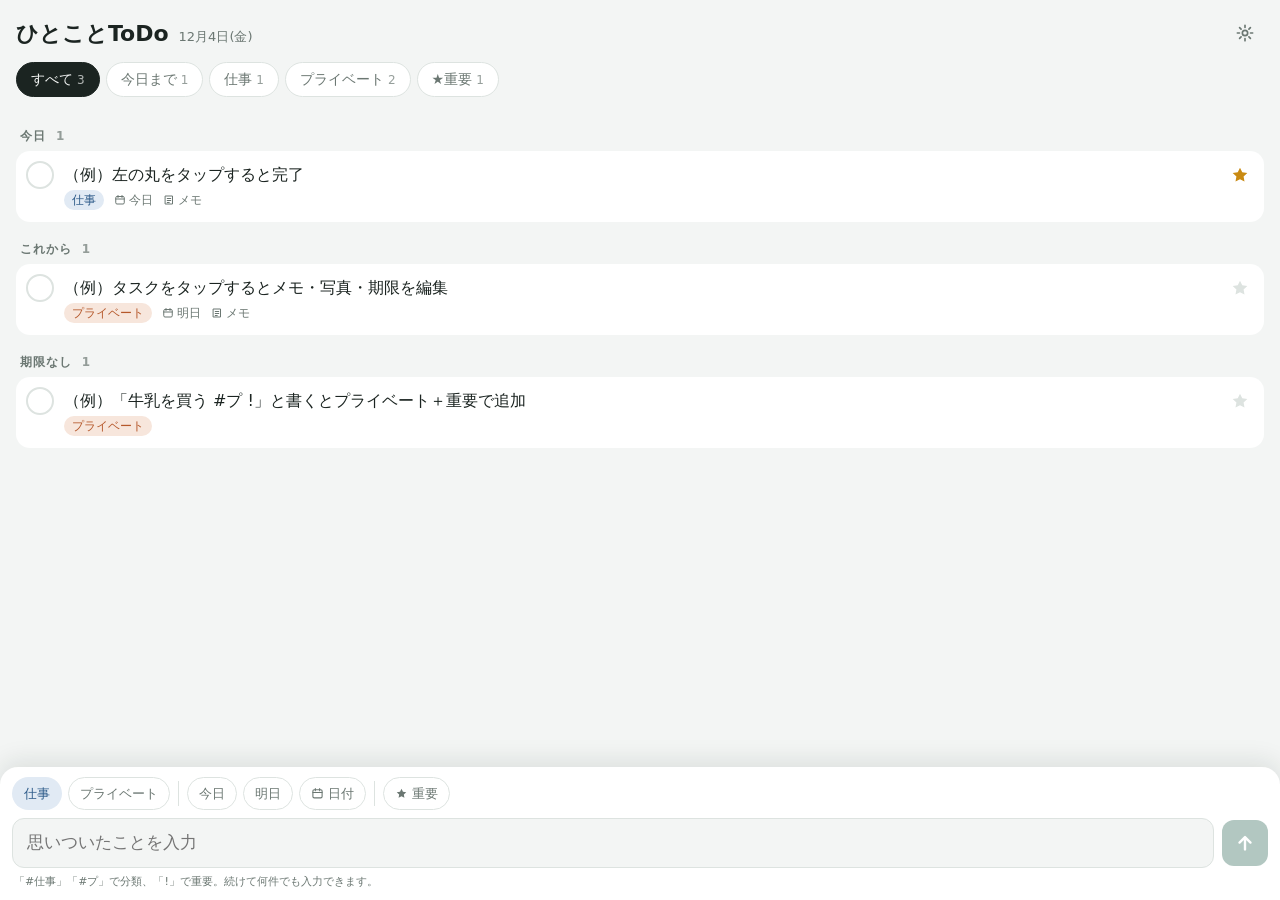
<file: index.html>
<!doctype html>
<html lang="ja">
<head>
<meta charset="utf-8">
<meta name="viewport" content="width=device-width,initial-scale=1,viewport-fit=cover">
<title>ひとことToDo</title>
<meta name="description" content="思いついたら3秒で書ける、自分だけのToDo。ログイン不要、データはあなたのiPhoneの中だけに保存されます。">
<meta name="theme-color" content="#F3F5F4" media="(prefers-color-scheme: light)">
<meta name="theme-color" content="#121816" media="(prefers-color-scheme: dark)">
<meta name="apple-mobile-web-app-capable" content="yes">
<meta name="mobile-web-app-capable" content="yes">
<meta name="apple-mobile-web-app-status-bar-style" content="default">
<meta name="apple-mobile-web-app-title" content="ひとことToDo">
<link rel="manifest" href="manifest.webmanifest">
<link rel="apple-touch-icon" href="icons/apple-touch-icon.png">
<link rel="icon" href="icons/favicon-32.png" sizes="32x32">
<link rel="stylesheet" href="style.css">
</head>
<body>
<svg width="0" height="0" style="position:absolute" aria-hidden="true">
  <symbol id="i-check" viewBox="0 0 24 24"><path d="M5 12.5l4.5 4.5L19 7.5" fill="none" stroke="currentColor" stroke-width="3" stroke-linecap="round" stroke-linejoin="round"/></symbol>
  <symbol id="i-star" viewBox="0 0 24 24"><path d="M12 3.2l2.7 5.6 6.1.8-4.5 4.2 1.1 6.1L12 17l-5.4 2.9 1.1-6.1-4.5-4.2 6.1-.8z" fill="currentColor"/></symbol>
  <symbol id="i-cal" viewBox="0 0 24 24"><rect x="3.5" y="5" width="17" height="15" rx="2.5" fill="none" stroke="currentColor" stroke-width="2"/><path d="M3.5 10h17M8 3v4M16 3v4" stroke="currentColor" stroke-width="2" stroke-linecap="round"/></symbol>
  <symbol id="i-note" viewBox="0 0 24 24"><path d="M5 4h14v16H5zM8.5 9h7M8.5 13h7M8.5 17h4" fill="none" stroke="currentColor" stroke-width="2" stroke-linejoin="round" stroke-linecap="round"/></symbol>
  <symbol id="i-img" viewBox="0 0 24 24"><rect x="3.5" y="4.5" width="17" height="15" rx="2.5" fill="none" stroke="currentColor" stroke-width="2"/><circle cx="9" cy="10" r="1.8" fill="currentColor"/><path d="M5 18l5-5 3 3 2.5-2.5L20 18" fill="none" stroke="currentColor" stroke-width="2" stroke-linejoin="round"/></symbol>
  <symbol id="i-up" viewBox="0 0 24 24"><path d="M12 19V6M6 11.5L12 5.5l6 6" fill="none" stroke="currentColor" stroke-width="2.6" stroke-linecap="round" stroke-linejoin="round"/></symbol>
  <symbol id="i-gear" viewBox="0 0 24 24"><circle cx="12" cy="12" r="3.2" fill="none" stroke="currentColor" stroke-width="2"/><path d="M12 2.8v2.6M12 18.6v2.6M21.2 12h-2.6M5.4 12H2.8M18.5 5.5l-1.8 1.8M7.3 16.7l-1.8 1.8M18.5 18.5l-1.8-1.8M7.3 7.3L5.5 5.5" stroke="currentColor" stroke-width="2" stroke-linecap="round"/></symbol>
</svg>

<header class="top gutter">
  <div class="bar">
    <h1>ひとことToDo <small id="today"></small></h1>
    <button class="iconbtn" id="openSettings" aria-label="設定とバックアップ"><svg><use href="#i-gear"/></svg></button>
  </div>
  <nav class="tabs" id="tabs" aria-label="表示の切り替え">
    <button data-v="all" aria-pressed="true">すべて<span class="n" id="n-all"></span></button>
    <button data-v="today">今日まで<span class="n" id="n-today"></span></button>
    <button data-v="work">仕事<span class="n" id="n-work"></span></button>
    <button data-v="life">プライベート<span class="n" id="n-life"></span></button>
    <button data-v="star">★重要<span class="n" id="n-star"></span></button>
  </nav>
</header>

<div id="notices" class="gutter"></div>
<main id="main" class="gutter">
  <div class="empty"><b>読み込み中…</b></div>
</main>

<form class="add" id="addForm" autocomplete="off">
  <div class="opts" role="group" aria-label="追加するタスクの設定">
    <button type="button" class="chip work" id="a-work" aria-pressed="true">仕事</button>
    <button type="button" class="chip life" id="a-life" aria-pressed="false">プライベート</button>
    <span class="sep"></span>
    <button type="button" class="chip" data-due="0" aria-pressed="false">今日</button>
    <button type="button" class="chip" data-due="1" aria-pressed="false">明日</button>
    <label class="chip" id="a-datechip" aria-pressed="false"><svg><use href="#i-cal"/></svg><span id="a-datelabel">日付</span><input type="date" id="a-date" aria-label="期限の日付"></label>
    <span class="sep"></span>
    <button type="button" class="chip st" id="a-star" aria-pressed="false"><svg><use href="#i-star"/></svg>重要</button>
  </div>
  <div class="row">
    <input id="a-title" type="text" enterkeyhint="done" placeholder="思いついたことを入力" aria-label="タスク">
    <button class="go" id="a-go" type="submit" aria-label="追加" disabled><svg><use href="#i-up"/></svg></button>
  </div>
  <p class="hint">「#仕事」「#プ」で分類、「!」で重要。続けて何件でも入力できます。</p>
</form>

<div id="sheetRoot"></div>
<div id="toastRoot"></div>
<script src="app.js"></script>
</body>
</html>
</file>
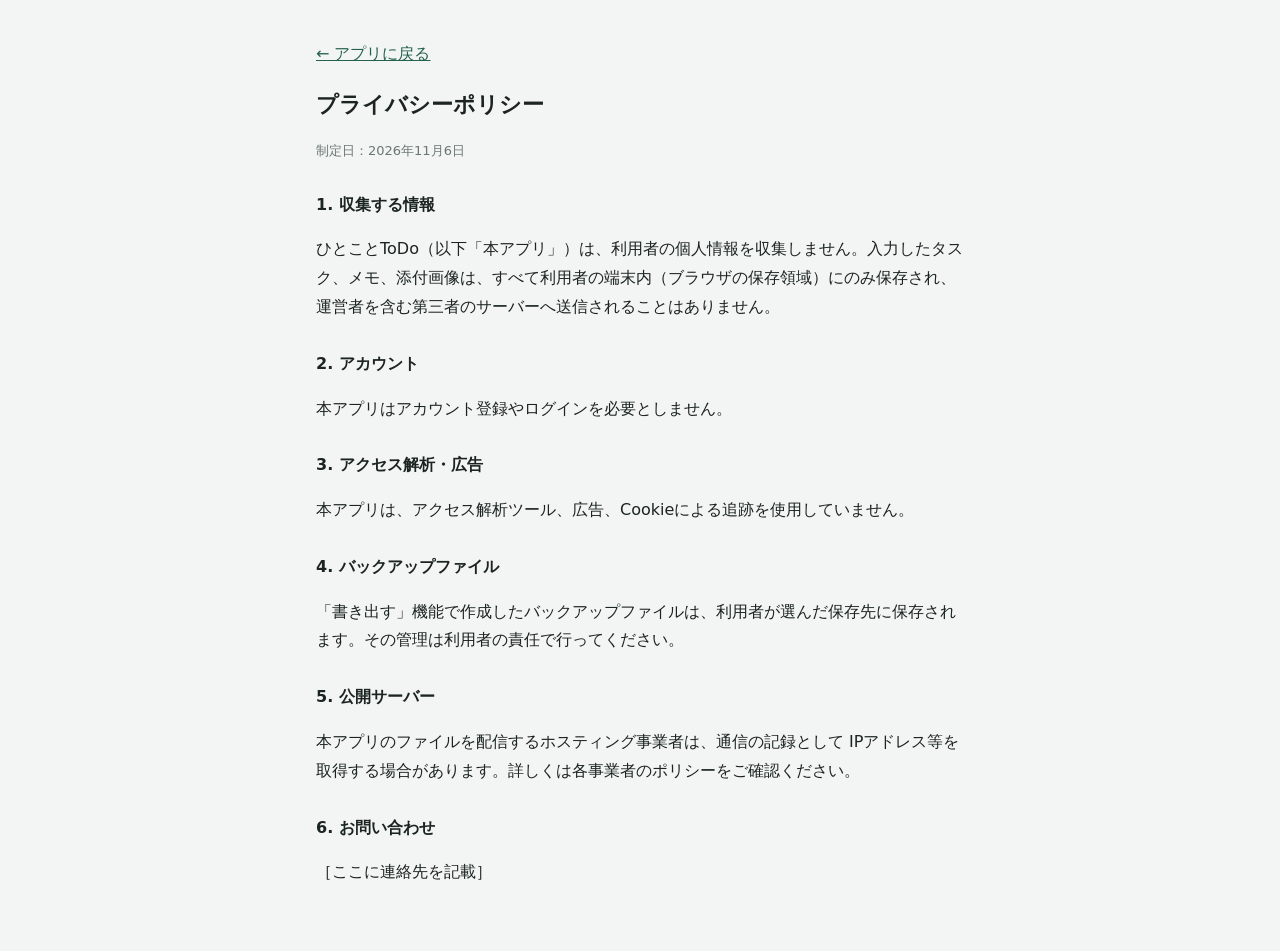
<file: privacy.html>
<!doctype html>
<html lang="ja"><head><meta charset="utf-8"><meta name="viewport" content="width=device-width,initial-scale=1,viewport-fit=cover">
<title>プライバシーポリシー | ひとことToDo</title><link rel="stylesheet" href="style.css">
<style>.doc{max-width:680px;margin:0 auto;padding-block:calc(24px + env(safe-area-inset-top,0px)) 48px;line-height:1.8}.doc h1{font-size:22px}.doc h2{font-size:16px;margin-top:28px}.doc a{color:var(--accent)}.doc .note{font-size:13px;color:var(--muted)}</style>
</head><body><main class="doc gutter">
<p><a href="./">← アプリに戻る</a></p>
<h1>プライバシーポリシー</h1>
<p class="note">制定日：2026年11月6日</p>
<h2>1. 収集する情報</h2>
<p>ひとことToDo（以下「本アプリ」）は、利用者の個人情報を収集しません。入力したタスク、メモ、添付画像は、すべて利用者の端末内（ブラウザの保存領域）にのみ保存され、運営者を含む第三者のサーバーへ送信されることはありません。</p>
<h2>2. アカウント</h2>
<p>本アプリはアカウント登録やログインを必要としません。</p>
<h2>3. アクセス解析・広告</h2>
<p>本アプリは、アクセス解析ツール、広告、Cookieによる追跡を使用していません。</p>
<h2>4. バックアップファイル</h2>
<p>「書き出す」機能で作成したバックアップファイルは、利用者が選んだ保存先に保存されます。その管理は利用者の責任で行ってください。</p>
<h2>5. 公開サーバー</h2>
<p>本アプリのファイルを配信するホスティング事業者は、通信の記録として IPアドレス等を取得する場合があります。詳しくは各事業者のポリシーをご確認ください。</p>
<h2>6. お問い合わせ</h2>
<p>［ここに連絡先を記載］</p>
</main></body></html>
</file>
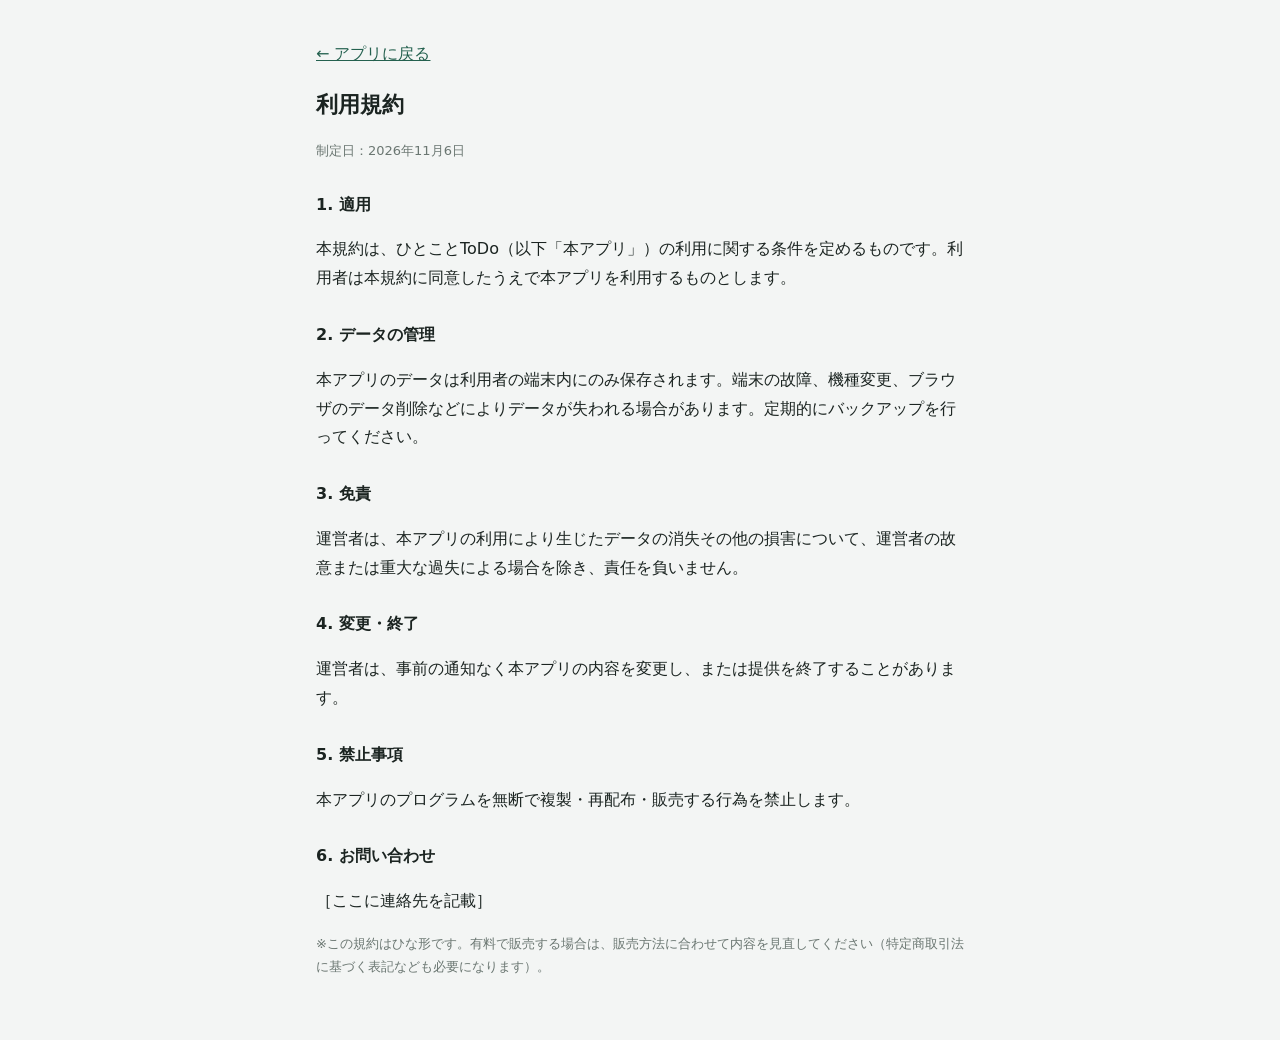
<file: terms.html>
<!doctype html>
<html lang="ja"><head><meta charset="utf-8"><meta name="viewport" content="width=device-width,initial-scale=1,viewport-fit=cover">
<title>利用規約 | ひとことToDo</title><link rel="stylesheet" href="style.css">
<style>.doc{max-width:680px;margin:0 auto;padding-block:calc(24px + env(safe-area-inset-top,0px)) 48px;line-height:1.8}.doc h1{font-size:22px}.doc h2{font-size:16px;margin-top:28px}.doc a{color:var(--accent)}.doc .note{font-size:13px;color:var(--muted)}</style>
</head><body><main class="doc gutter">
<p><a href="./">← アプリに戻る</a></p>
<h1>利用規約</h1>
<p class="note">制定日：2026年11月6日</p>
<h2>1. 適用</h2>
<p>本規約は、ひとことToDo（以下「本アプリ」）の利用に関する条件を定めるものです。利用者は本規約に同意したうえで本アプリを利用するものとします。</p>
<h2>2. データの管理</h2>
<p>本アプリのデータは利用者の端末内にのみ保存されます。端末の故障、機種変更、ブラウザのデータ削除などによりデータが失われる場合があります。定期的にバックアップを行ってください。</p>
<h2>3. 免責</h2>
<p>運営者は、本アプリの利用により生じたデータの消失その他の損害について、運営者の故意または重大な過失による場合を除き、責任を負いません。</p>
<h2>4. 変更・終了</h2>
<p>運営者は、事前の通知なく本アプリの内容を変更し、または提供を終了することがあります。</p>
<h2>5. 禁止事項</h2>
<p>本アプリのプログラムを無断で複製・再配布・販売する行為を禁止します。</p>
<h2>6. お問い合わせ</h2>
<p>［ここに連絡先を記載］</p>
<p class="note">※この規約はひな形です。有料で販売する場合は、販売方法に合わせて内容を見直してください（特定商取引法に基づく表記なども必要になります）。</p>
</main></body></html>
</file>
<file: style.css>
/* ひとことToDo — 1列のスマホ用リスト。入力欄は画面下に固定、詳細は下から出るシート */
:root{
  --bg:#F3F5F4; --surface:#FFFFFF; --ink:#1B2421; --muted:#6B7772; --line:#DDE3E0;
  --accent:#24614F; --accent-ink:#FFFFFF; --accent-soft:#DCEBE5;
  --work:#2F5C8A; --work-soft:#E1EAF4; --life:#B5582B; --life-soft:#F7E6DC;
  --star:#C98A12; --danger:#B3362F; --warn-soft:#FBF1DA; --shadow:0 -6px 24px rgba(20,40,32,.10);
  --f-display:"Hiragino Maru Gothic ProN","Zen Maru Gothic",system-ui,sans-serif;
  --f-body:-apple-system,"Hiragino Sans","Hiragino Kaku Gothic ProN","Noto Sans JP",system-ui,sans-serif;
  color-scheme:light;
}
@media (prefers-color-scheme: dark){:root{
  --bg:#121816; --surface:#1B2320; --ink:#E6ECE9; --muted:#93A09A; --line:#2C3632;
  --accent:#5DB497; --accent-ink:#0E1A16; --accent-soft:#1F3A31;
  --work:#8DB4E0; --work-soft:#1E2C3B; --life:#E9A27C; --life-soft:#3A271D;
  --star:#E8B54A; --danger:#E77A72; --warn-soft:#3A3020; --shadow:0 -6px 24px rgba(0,0,0,.4); color-scheme:dark}}

*{box-sizing:border-box}
html,body{height:100%}
body{margin:0;background:var(--bg);color:var(--ink);font-family:var(--f-body);font-size:16px;line-height:1.5;-webkit-tap-highlight-color:transparent;-webkit-text-size-adjust:100%}
button{font:inherit;color:inherit;background:none;border:0;padding:0;cursor:pointer}
input,textarea{font:inherit;color:inherit}
:focus-visible{outline:2px solid var(--accent);outline-offset:2px}
svg{width:1em;height:1em;flex:none}
[hidden]{display:none!important}
.gutter{padding-left:max(16px,env(safe-area-inset-left,0px));padding-right:max(16px,env(safe-area-inset-right,0px))}

body::before{content:"";position:fixed;inset:0 0 auto;height:env(safe-area-inset-top,0px);z-index:10;background:var(--bg)}
.top{position:sticky;top:0;z-index:5;background:var(--bg);padding-top:calc(14px + env(safe-area-inset-top,0px));padding-bottom:8px}
.top .bar{display:flex;align-items:center;justify-content:space-between;gap:10px}
.top h1{font-family:var(--f-display);font-size:22px;margin:0;display:flex;align-items:baseline;gap:10px}
.top h1 small{font-family:var(--f-body);font-weight:500;font-size:13px;color:var(--muted)}
.iconbtn{width:38px;height:38px;border-radius:50%;display:grid;place-items:center;color:var(--muted);font-size:20px}
.tabs{display:flex;gap:6px;margin-top:10px;overflow-x:auto;scrollbar-width:none}
.tabs::-webkit-scrollbar,.opts::-webkit-scrollbar{display:none}
.tabs button{padding:6px 14px;border-radius:999px;font-size:14px;font-weight:500;color:var(--muted);background:var(--surface);border:1px solid var(--line);white-space:nowrap}
.tabs button[aria-pressed="true"]{background:var(--ink);color:var(--bg);border-color:var(--ink)}
.n{font-variant-numeric:tabular-nums;margin-left:4px;opacity:.7;font-size:12px}

main{padding-top:4px;padding-bottom:calc(200px + env(safe-area-inset-bottom,0px))}
.notice{margin-top:10px;padding:10px 12px;border-radius:12px;background:var(--warn-soft);font-size:13px;display:flex;gap:10px;align-items:flex-start}
.notice p{margin:0;flex:1}
.notice button{font-weight:700;color:var(--accent);white-space:nowrap}
.sec{margin-top:18px}
.sec h2{font-size:12px;letter-spacing:.08em;color:var(--muted);margin:0 0 6px 4px;font-weight:700;display:flex;gap:6px;align-items:center}
.sec.overdue h2{color:var(--danger)}
.list{background:var(--surface);border-radius:14px;overflow:hidden}
.item{display:flex;align-items:flex-start;gap:10px;padding:12px 12px 12px 10px;border-top:1px solid var(--line)}
.item:first-child{border-top:0}
.check{width:28px;height:28px;flex:none;border-radius:50%;border:2px solid var(--line);display:grid;place-items:center;margin-top:-2px;color:transparent;transition:background .15s,border-color .15s}
.check svg{width:16px;height:16px}
.item.done .check{background:var(--accent);border-color:var(--accent);color:var(--accent-ink)}
.body{flex:1;min-width:0;text-align:left}
.ttl{word-break:break-word}
.item.done .ttl{color:var(--muted);text-decoration:line-through}
.meta{display:flex;flex-wrap:wrap;gap:6px 10px;margin-top:3px;font-size:12px;color:var(--muted);align-items:center}
.meta span{display:inline-flex;gap:3px;align-items:center}
.tag{padding:1px 8px;border-radius:999px;font-weight:500}
.tag.work{background:var(--work-soft);color:var(--work)}
.tag.life{background:var(--life-soft);color:var(--life)}
.meta .late{color:var(--danger);font-weight:700}
.starbtn{color:var(--line);font-size:20px;padding:2px;margin-top:-2px}
.starbtn.on{color:var(--star)}
.thumbs{display:flex;gap:4px;margin-top:6px}
.thumbs img{width:44px;height:44px;object-fit:cover;border-radius:6px;background:var(--line)}
.more{display:block;width:100%;text-align:center;padding:10px;font-size:13px;color:var(--muted)}
.empty{text-align:center;color:var(--muted);padding:48px 12px;font-size:14px}
.empty b{display:block;font-family:var(--f-display);font-size:18px;color:var(--ink);margin-bottom:6px}
.status{margin:12px 0 0;padding:10px 12px;border-radius:10px;background:var(--bg);font-size:13px;color:var(--muted)}

.add{position:fixed;left:0;right:0;bottom:0;z-index:6;background:var(--surface);box-shadow:var(--shadow);border-radius:18px 18px 0 0;
  padding-left:max(12px,env(safe-area-inset-left,0px));padding-right:max(12px,env(safe-area-inset-right,0px));
  padding-top:10px;padding-bottom:calc(10px + env(safe-area-inset-bottom,0px))}
.opts{display:flex;gap:6px;overflow-x:auto;scrollbar-width:none;padding-bottom:8px}
.chip{display:inline-flex;align-items:center;gap:4px;padding:6px 11px;border-radius:999px;border:1px solid var(--line);font-size:13px;font-weight:500;color:var(--muted);white-space:nowrap;position:relative}
.chip[aria-pressed="true"]{border-color:transparent;background:var(--accent-soft);color:var(--accent)}
.chip.work[aria-pressed="true"]{background:var(--work-soft);color:var(--work)}
.chip.life[aria-pressed="true"]{background:var(--life-soft);color:var(--life)}
.chip.st[aria-pressed="true"]{background:var(--accent-soft);color:var(--star)}
.chip input[type=date]{position:absolute;inset:0;opacity:0;width:100%}
.sep{width:1px;background:var(--line);flex:none;margin:4px 2px}
.row{display:flex;gap:8px;align-items:center}
.row input{flex:1;min-width:0;font-size:17px;padding:11px 14px;border-radius:12px;border:1px solid var(--line);background:var(--bg);outline:none}
.row input:focus{border-color:var(--accent)}
.go{width:46px;height:46px;border-radius:12px;background:var(--accent);color:var(--accent-ink);display:grid;place-items:center;font-size:22px}
.go:disabled{opacity:.35}
.hint{font-size:11px;color:var(--muted);margin:6px 2px 0}

.scrim{position:fixed;inset:0;background:rgba(10,20,16,.42);z-index:20}
.sheet{position:fixed;left:0;right:0;bottom:0;z-index:21;background:var(--surface);border-radius:18px 18px 0 0;max-height:92%;overflow-y:auto;-webkit-overflow-scrolling:touch;
  padding-left:max(16px,env(safe-area-inset-left,0px));padding-right:max(16px,env(safe-area-inset-right,0px));padding-top:8px;padding-bottom:calc(20px + env(safe-area-inset-bottom,0px))}
.grip{width:40px;height:5px;border-radius:3px;background:var(--line);margin:0 auto 10px}
.shead{display:flex;justify-content:space-between;align-items:center;margin-bottom:8px}
.shead .saved{font-size:12px;color:var(--muted)}
.shead h3{margin:0;font-size:17px}
.close{font-weight:700;color:var(--accent);padding:6px 4px}
.sttl{width:100%;font-size:19px;font-weight:700;border:0;border-bottom:1px solid var(--line);padding:6px 0 10px;background:transparent;outline:none;resize:none}
.field{margin-top:16px}
.field > label,.flabel{display:block;font-size:12px;letter-spacing:.06em;color:var(--muted);font-weight:700;margin-bottom:6px}
.chips{display:flex;flex-wrap:wrap;gap:6px}
.memo{width:100%;min-height:120px;border:1px solid var(--line);border-radius:12px;padding:10px 12px;background:var(--bg);outline:none;resize:vertical;line-height:1.6;font-size:16px}
.memo:focus{border-color:var(--accent)}
.gal{display:grid;grid-template-columns:repeat(3,1fr);gap:8px}
.gal figure{margin:0;position:relative;aspect-ratio:1;max-width:100%}
.gal img{width:100%;height:100%;object-fit:cover;border-radius:10px;background:var(--line)}
.gal .x{position:absolute;top:4px;right:4px;width:26px;height:26px;border-radius:50%;background:rgba(0,0,0,.6);color:#fff;display:grid;place-items:center;font-size:14px}
.addimg{aspect-ratio:1;border:1.5px dashed var(--line);border-radius:10px;display:grid;place-items:center;color:var(--muted);font-size:13px;text-align:center;position:relative}
.addimg input{position:absolute;inset:0;opacity:0;width:100%}
.danger{margin-top:28px;display:flex;gap:10px;align-items:center;flex-wrap:wrap}
.del{color:var(--danger);font-weight:500;font-size:14px;padding:8px 0}
.del.confirm{background:var(--danger);color:var(--surface);padding:8px 14px;border-radius:10px}
.created{font-size:12px;color:var(--muted);margin-left:auto}

.group{background:var(--bg);border-radius:14px;padding:14px;margin-top:12px}
.group h4{margin:0 0 4px;font-size:15px}
.group p{margin:0 0 10px;font-size:13px;color:var(--muted)}
.btn{display:inline-flex;align-items:center;justify-content:center;gap:6px;padding:10px 16px;border-radius:12px;background:var(--accent);color:var(--accent-ink);font-weight:700;font-size:15px;position:relative}
.btn.sub{background:var(--surface);color:var(--accent);border:1px solid var(--line)}
.btn input{position:absolute;inset:0;opacity:0;width:100%}
.btns{display:flex;gap:8px;flex-wrap:wrap}
.about{font-size:12px;color:var(--muted);margin-top:18px;line-height:1.7}
.about a{color:var(--accent)}

.viewer{position:fixed;inset:0;z-index:30;background:rgba(0,0,0,.92);display:grid;place-items:center;padding:env(safe-area-inset-top,0px) 0 env(safe-area-inset-bottom,0px)}
.viewer img{max-width:100%;max-height:100%;object-fit:contain}
.toast{position:fixed;left:50%;transform:translateX(-50%);bottom:calc(150px + env(safe-area-inset-bottom,0px));z-index:40;background:var(--ink);color:var(--bg);
  border-radius:12px;padding:10px 14px;font-size:14px;display:flex;gap:14px;align-items:center;width:max-content;max-width:calc(100% - 32px)}
.toast button{color:var(--accent-soft);font-weight:700;white-space:nowrap}
@media (prefers-reduced-motion: no-preference){
  .sheet{animation:up .22s ease-out}
  .toast{animation:fade .18s ease-out}
  @keyframes up{from{transform:translateY(30px);opacity:.4}}
  @keyframes fade{from{opacity:0}}
}
</file>
